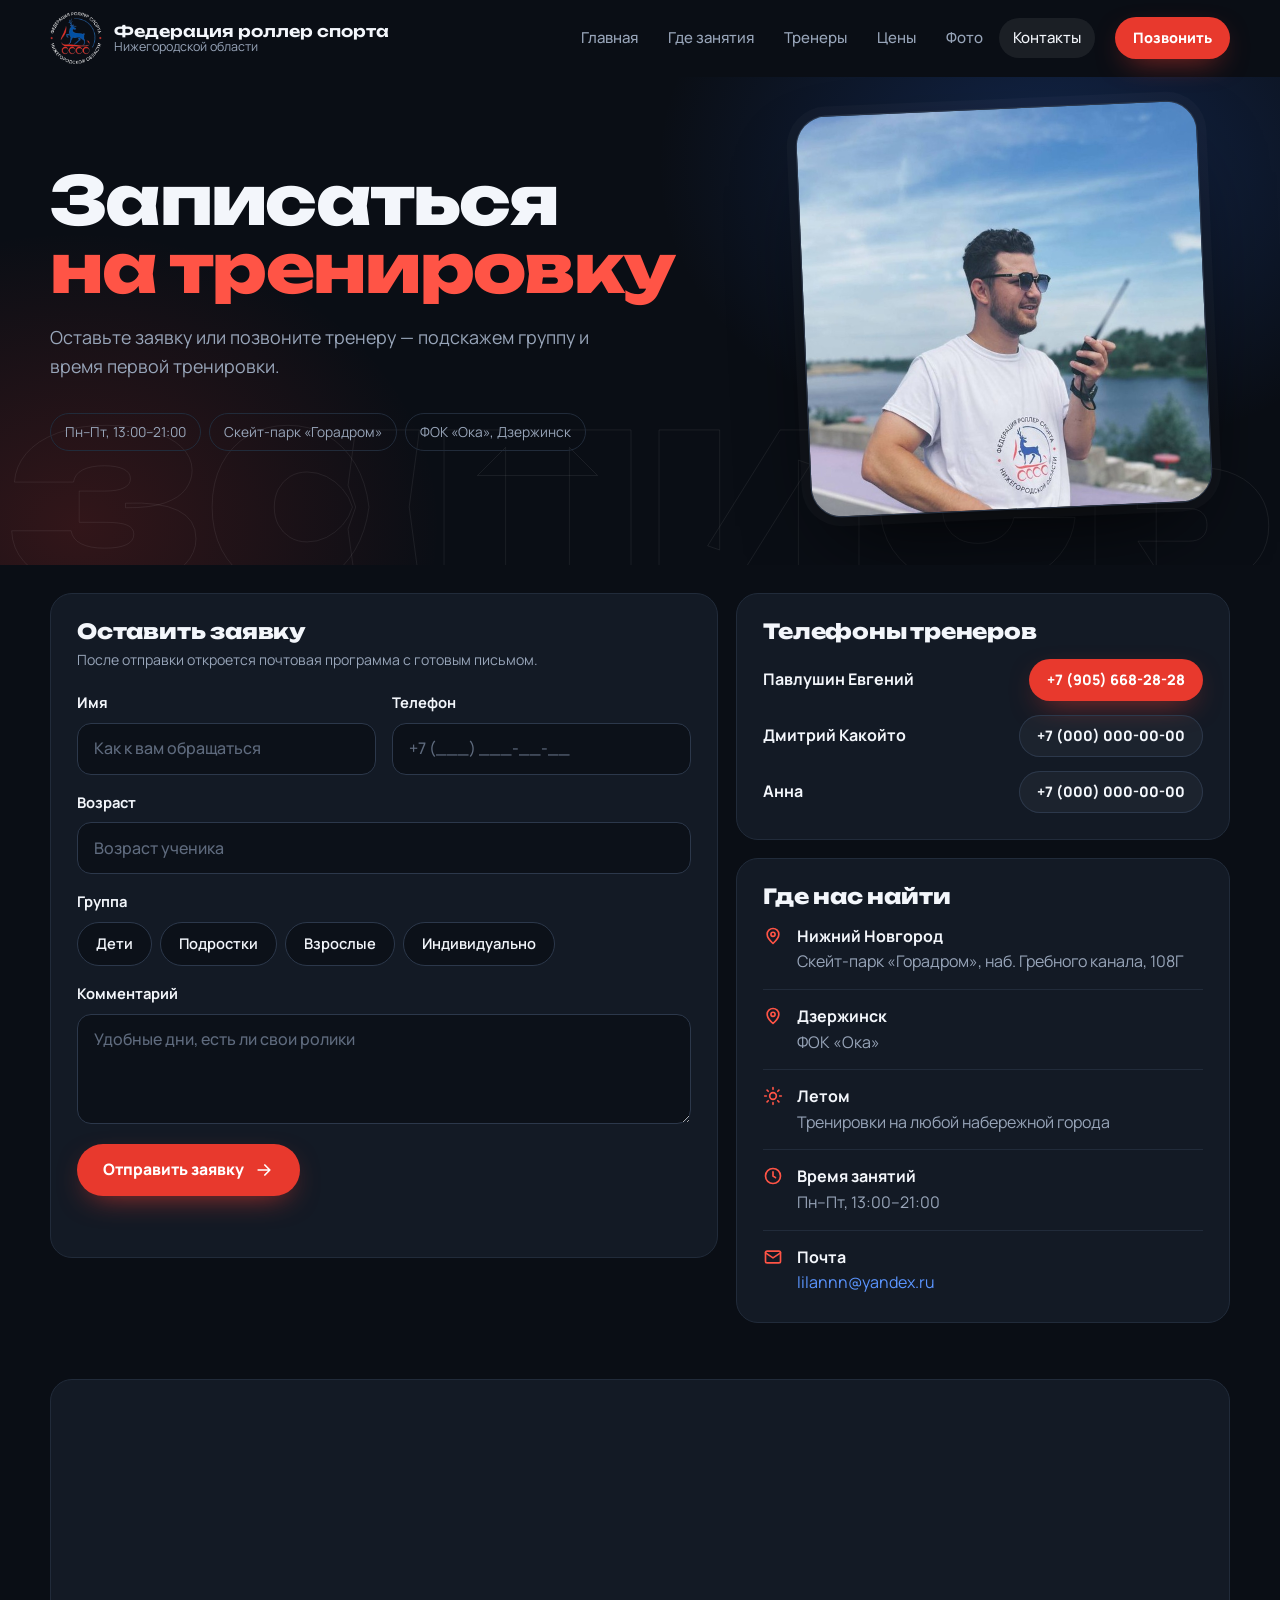
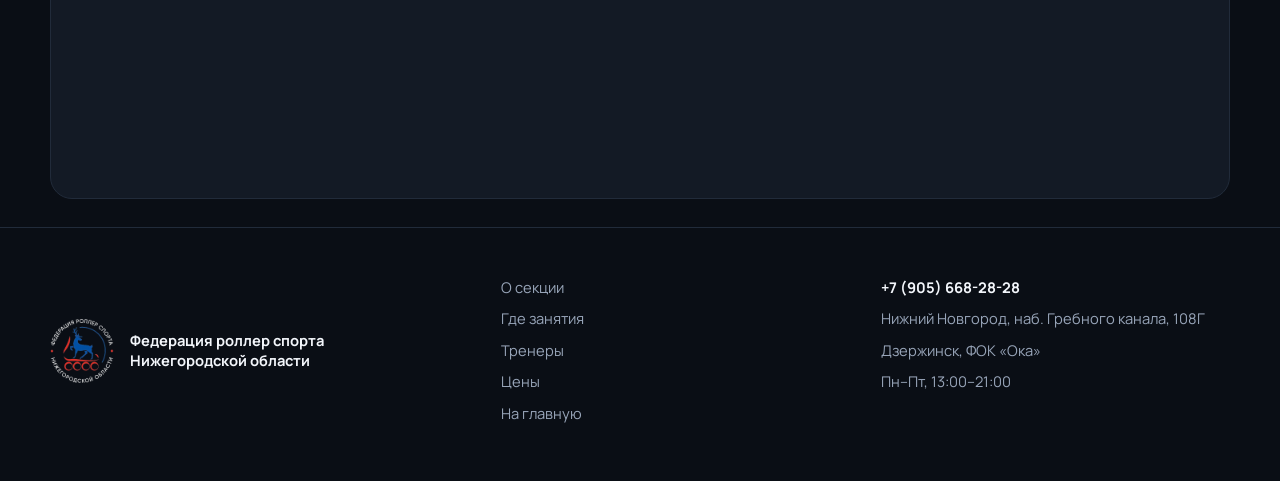
<file: contact.html>
<!DOCTYPE html>
<html lang="ru">
<head>
    <meta charset="UTF-8">
    <meta name="viewport" content="width=device-width, initial-scale=1.0">
    <title>Контакты — Федерация роллер спорта Нижегородской области</title>
    <meta name="description" content="Запись на тренировки Федерации роллер спорта Нижегородской области: заявка, телефоны тренеров, адреса площадок и карта.">
    <meta name="theme-color" content="#0a0e15">
    <link rel="icon" href="assets/images/logo1.png">
    <link rel="preconnect" href="https://fonts.googleapis.com">
    <link rel="preconnect" href="https://fonts.gstatic.com" crossorigin>
    <link rel="stylesheet" href="https://fonts.googleapis.com/css2?family=Manrope:wght@400;500;700;800&family=Unbounded:wght@600;800&display=swap">
    <link rel="stylesheet" href="css/style.css">
    <script>document.documentElement.classList.add("js");</script>
</head>
<body>
    <header class="site-header" data-header>
        <div class="wrap header-inner">
            <a class="brand" href="index.html" aria-label="На главную">
                <img src="assets/images/logo-light.png" alt="Федерация роллер спорта Нижегородской области" width="52" height="52">
                <span class="brand-text">
                    <span class="brand-name">Федерация роллер спорта</span>
                    <span class="brand-sub">Нижегородской области</span>
                </span>
            </a>
            <nav class="nav" id="site-nav">
                <a href="index.html">Главная</a>
                <a href="index.html#place">Где занятия</a>
                <a href="index.html#coaches">Тренеры</a>
                <a href="index.html#prices">Цены</a>
                <a href="index.html#media">Фото</a>
                <a class="active" href="contact.html">Контакты</a>
            </nav>
            <a class="btn btn-sm header-cta" href="tel:+79056682828">Позвонить</a>
            <button class="burger" type="button" aria-label="Меню" aria-expanded="false" aria-controls="site-nav" data-burger>
                <span></span><span></span>
            </button>
        </div>
    </header>

    <main>
        <section class="hero hero-page">
            <div class="hero-bg-word" aria-hidden="true">запись</div>
            <div class="wrap hero-grid">
                <div class="hero-text">
                    <h1 data-reveal style="--i:1">Записаться <em>на&nbsp;тренировку</em></h1>
                    <p class="lead" data-reveal style="--i:2">
                        Оставьте заявку или позвоните тренеру — подскажем группу
                        и время первой тренировки.
                    </p>
                    <ul class="hero-facts" data-reveal style="--i:3">
                        <li>Пн–Пт, 13:00–21:00</li>
                        <li>Скейт-парк «Горадром»</li>
                        <li>ФОК «Ока», Дзержинск</li>
                    </ul>
                </div>
                <div class="page-photo-wrap" data-reveal style="--i:2">
                    <div class="page-photo">
                        <img src="assets/images/1beec65c-766d-4bf1-a9e1-2bc801464bb8.jpg" alt="Команда секции">
                    </div>
                </div>
            </div>
        </section>

        <section class="section section-tight">
            <div class="wrap">
                <div class="contact-grid">
                    <article class="card form-card" data-reveal>
                        <h2>Оставить заявку</h2>
                        <p class="form-note">После отправки откроется почтовая программа с готовым письмом.</p>
                        <form class="form" data-signup-form data-email="lilannn@yandex.ru">
                            <div class="form-row">
                                <label>
                                    Имя
                                    <input name="name" type="text" placeholder="Как к вам обращаться" autocomplete="name" required>
                                </label>
                                <label>
                                    Телефон
                                    <input name="phone" type="tel" placeholder="+7 (___) ___-__-__" autocomplete="tel" required>
                                </label>
                            </div>
                            <label>
                                Возраст
                                <input name="age" type="number" min="3" max="80" placeholder="Возраст ученика" inputmode="numeric">
                            </label>
                            <fieldset class="group-pick">
                                <legend>Группа</legend>
                                <label class="pill"><input type="radio" name="group" value="Дети" required><span>Дети</span></label>
                                <label class="pill"><input type="radio" name="group" value="Подростки"><span>Подростки</span></label>
                                <label class="pill"><input type="radio" name="group" value="Взрослые"><span>Взрослые</span></label>
                                <label class="pill"><input type="radio" name="group" value="Индивидуально"><span>Индивидуально</span></label>
                            </fieldset>
                            <label>
                                Комментарий
                                <textarea name="comment" placeholder="Удобные дни, есть ли свои ролики"></textarea>
                            </label>
                            <button class="btn" type="submit">
                                Отправить заявку
                                <svg class="icon" viewBox="0 0 24 24" aria-hidden="true"><path d="M5 12h14M13 6l6 6-6 6"/></svg>
                            </button>
                            <p class="form-status" data-form-status role="status"></p>
                        </form>
                    </article>

                    <div class="stack">
                        <article class="card" data-reveal style="--i:1">
                            <h2>Телефоны тренеров</h2>
                            <ul class="phone-list">
                                <li>
                                    <span>Павлушин Евгений</span>
                                    <a class="btn btn-sm" href="tel:+79056682828">+7 (905) 668-28-28</a>
                                </li>
                                <li>
                                    <span>Дмитрий Какойто</span>
                                    <a class="btn btn-sm btn-ghost" href="tel:+70000000000">+7 (000) 000-00-00</a>
                                </li>
                                <li>
                                    <span>Анна</span>
                                    <!-- Заглушка: заменить на номер Анны и в href, и в тексте -->
                                    <a class="btn btn-sm btn-ghost" href="tel:+70000000000">+7 (000) 000-00-00</a>
                                </li>
                            </ul>
                        </article>

                        <article class="card" data-reveal style="--i:2">
                            <h2>Где нас найти</h2>
                            <ul class="info-list">
                                <li>
                                    <svg class="icon" viewBox="0 0 24 24" aria-hidden="true"><path d="M12 21s-7-6.2-7-11a7 7 0 0 1 14 0c0 4.8-7 11-7 11z"/><circle cx="12" cy="10" r="2.5"/></svg>
                                    <div><strong>Нижний Новгород</strong>Скейт-парк «Горадром», наб. Гребного канала, 108Г</div>
                                </li>
                                <li>
                                    <svg class="icon" viewBox="0 0 24 24" aria-hidden="true"><path d="M12 21s-7-6.2-7-11a7 7 0 0 1 14 0c0 4.8-7 11-7 11z"/><circle cx="12" cy="10" r="2.5"/></svg>
                                    <div><strong>Дзержинск</strong>ФОК «Ока»</div>
                                </li>
                                <li>
                                    <svg class="icon" viewBox="0 0 24 24" aria-hidden="true"><circle cx="12" cy="12" r="4"/><path d="M12 2v2M12 20v2M4.9 4.9l1.4 1.4M17.7 17.7l1.4 1.4M2 12h2M20 12h2M4.9 19.1l1.4-1.4M17.7 6.3l1.4-1.4"/></svg>
                                    <div><strong>Летом</strong>Тренировки на любой набережной города</div>
                                </li>
                                <li>
                                    <svg class="icon" viewBox="0 0 24 24" aria-hidden="true"><circle cx="12" cy="12" r="9"/><path d="M12 7v5l3 2"/></svg>
                                    <div><strong>Время занятий</strong>Пн–Пт, 13:00–21:00</div>
                                </li>
                                <li>
                                    <svg class="icon" viewBox="0 0 24 24" aria-hidden="true"><rect x="3" y="5" width="18" height="14" rx="2"/><path d="M3 7l9 6 9-6"/></svg>
                                    <div><strong>Почта</strong><a href="mailto:lilannn@yandex.ru">lilannn@yandex.ru</a></div>
                                </li>
                            </ul>
                        </article>
                    </div>
                </div>
            </div>
        </section>

        <section class="section section-tight">
            <div class="wrap">
                <div class="map-frame" data-reveal>
                    <iframe
                        src="https://yandex.ru/map-widget/v1/?text=%D0%9D%D0%B8%D0%B6%D0%BD%D0%B8%D0%B9%20%D0%9D%D0%BE%D0%B2%D0%B3%D0%BE%D1%80%D0%BE%D0%B4%2C%20%D0%BD%D0%B0%D0%B1%D0%B5%D1%80%D0%B5%D0%B6%D0%BD%D0%B0%D1%8F%20%D0%93%D1%80%D0%B5%D0%B1%D0%BD%D0%BE%D0%B3%D0%BE%20%D0%BA%D0%B0%D0%BD%D0%B0%D0%BB%D0%B0%2C%20108%D0%93&amp;z=15"
                        title="Карта: набережная Гребного канала, 108Г"
                        loading="lazy"
                        allowfullscreen></iframe>
                </div>
            </div>
        </section>
    </main>

    <footer class="site-footer">
        <div class="wrap footer-inner">
            <div class="footer-brand">
                <img src="assets/images/logo-light.png" alt="" width="64" height="64" loading="lazy">
                <p>Федерация роллер спорта<br>Нижегородской области</p>
            </div>
            <nav class="footer-nav" aria-label="Разделы">
                <a href="index.html#about">О секции</a>
                <a href="index.html#place">Где занятия</a>
                <a href="index.html#coaches">Тренеры</a>
                <a href="index.html#prices">Цены</a>
                <a href="index.html">На главную</a>
            </nav>
            <div class="footer-contacts">
                <a href="tel:+79056682828">+7 (905) 668-28-28</a>
                <span>Нижний Новгород, наб. Гребного канала, 108Г</span>
                <span>Дзержинск, ФОК «Ока»</span>
                <span>Пн–Пт, 13:00–21:00</span>
            </div>
        </div>
    </footer>

    <script src="js/main.js"></script>
</body>
</html>
</file>
<file: css/style.css>
/* Цвета взяты из логотипа федерации: красный и синий на тёмном фоне */
:root {
    --bg: #0a0e15;
    --bg-alt: #0d121b;
    --card: #131a25;
    --card-2: #182130;
    --line: #212b3a;
    --line-2: #2c384b;
    --text: #f3f6fb;
    --muted: #98a5b9;
    --red: #e8392d;
    --red-2: #ff5446;
    --blue: #2a64d4;
    --blue-2: #5b95ff;
    --ok: #57d9a3;
    --danger: #ff6b6b;
    --radius: 22px;
    --radius-sm: 14px;
    --ease-out: cubic-bezier(0.22, 1, 0.36, 1);
    --font-display: "Unbounded", "Arial Black", Arial, sans-serif;
    --font-body: "Manrope", Arial, Helvetica, sans-serif;
}

*,
*::before,
*::after {
    box-sizing: border-box;
    margin: 0;
    padding: 0;
}

html {
    scroll-behavior: smooth;
    scroll-padding-top: 88px;
    -webkit-text-size-adjust: 100%;
}

body {
    font-family: var(--font-body);
    font-size: 1rem;
    background: var(--bg);
    color: var(--text);
    line-height: 1.6;
    min-height: 100vh;
    overflow-x: hidden;
    -webkit-tap-highlight-color: transparent;
}

::selection {
    background: var(--red);
    color: #fff;
}

img,
video {
    max-width: 100%;
    display: block;
}

a {
    color: var(--blue-2);
    text-decoration: none;
}

button {
    font: inherit;
    color: inherit;
}

:focus-visible {
    outline: 2px solid var(--blue-2);
    outline-offset: 3px;
}

.icon {
    width: 20px;
    height: 20px;
    flex: none;
    fill: none;
    stroke: currentColor;
    stroke-width: 2;
    stroke-linecap: round;
    stroke-linejoin: round;
}

.wrap {
    width: min(1180px, calc(100% - 32px));
    margin: 0 auto;
}

h1,
h2,
h3 {
    font-family: var(--font-display);
    line-height: 1.1;
    letter-spacing: -0.01em;
    text-wrap: balance;
}

h1 {
    font-weight: 800;
    font-size: clamp(2.2rem, 5.2vw, 4.4rem);
    line-height: 1.02;
    letter-spacing: -0.025em;
    margin-bottom: 20px;
    hyphens: manual;
}

h1 em {
    font-style: normal;
    color: var(--red-2);
}

/* «Нижегородской области» — второй строкой мельче, иначе длинное слово не влезает на телефоне */
.h1-sub {
    display: block;
    margin-top: 0.35em;
    font-size: 0.42em;
    font-weight: 600;
    letter-spacing: 0;
    color: var(--text);
}

h2 {
    font-weight: 800;
    font-size: clamp(1.7rem, 3.4vw, 2.6rem);
}

h3 {
    font-weight: 600;
    font-size: 1.15rem;
}

/* ---------- Кнопки ---------- */

.btn {
    display: inline-flex;
    align-items: center;
    justify-content: center;
    gap: 10px;
    min-height: 52px;
    padding: 0 26px;
    border: 0;
    border-radius: 999px;
    background: var(--red);
    color: #fff;
    font-weight: 800;
    font-size: 0.98rem;
    cursor: pointer;
    white-space: nowrap;
    transition: background-color 0.2s, transform 0.16s var(--ease-out), box-shadow 0.2s;
    box-shadow: 0 10px 30px -12px rgba(232, 57, 45, 0.8);
}

.btn:active {
    transform: scale(0.97);
}

.btn-sm {
    min-height: 42px;
    padding: 0 18px;
    font-size: 0.9rem;
}

.btn-ghost {
    background: rgba(255, 255, 255, 0.04);
    color: var(--text);
    box-shadow: inset 0 0 0 1px var(--line-2);
}

.round-btn {
    display: grid;
    place-items: center;
    width: 44px;
    height: 44px;
    border: 0;
    border-radius: 50%;
    background: rgba(10, 14, 21, 0.55);
    -webkit-backdrop-filter: blur(10px);
    backdrop-filter: blur(10px);
    color: #fff;
    cursor: pointer;
    box-shadow: inset 0 0 0 1px rgba(255, 255, 255, 0.14);
    transition: background-color 0.2s, transform 0.16s var(--ease-out);
}

.round-btn:active {
    transform: scale(0.94);
}

.link-arrow {
    display: inline-flex;
    align-items: center;
    gap: 8px;
    font-weight: 700;
    color: var(--text);
}

.link-arrow .icon {
    width: 18px;
    height: 18px;
    color: var(--red-2);
    transition: transform 0.25s var(--ease-out);
}

@media (hover: hover) and (pointer: fine) {
    .btn:hover {
        background: var(--red-2);
    }

    .btn-ghost:hover {
        background: rgba(255, 255, 255, 0.09);
    }

    .round-btn:hover {
        background: rgba(10, 14, 21, 0.8);
    }

    .link-arrow:hover .icon {
        transform: translateX(4px);
    }
}

/* ---------- Шапка ---------- */

.site-header {
    position: sticky;
    top: 0;
    z-index: 50;
    border-bottom: 1px solid transparent;
    transition: background-color 0.3s, border-color 0.3s;
}

.site-header.is-scrolled,
.site-header.nav-open {
    background: rgba(10, 14, 21, 0.85);
    -webkit-backdrop-filter: blur(14px);
    backdrop-filter: blur(14px);
    border-color: var(--line);
}

.header-inner {
    display: flex;
    align-items: center;
    gap: 20px;
    min-height: 76px;
}

/* Светлая версия логотипа (logo-light.png) стоит прямо на тёмном фоне, без подложки */
.brand {
    display: flex;
    align-items: center;
    gap: 12px;
    color: var(--text);
    margin-right: auto;
}

.brand img {
    width: 52px;
    height: 52px;
}

.brand-text {
    display: grid;
    line-height: 1.15;
}

.brand-name {
    font-family: var(--font-display);
    font-weight: 600;
    font-size: 0.98rem;
}

.brand-sub {
    font-size: 0.78rem;
    color: var(--muted);
}

.nav {
    display: flex;
    gap: 2px;
}

.nav a {
    padding: 8px 14px;
    border-radius: 999px;
    color: var(--muted);
    font-weight: 500;
    font-size: 0.94rem;
    transition: color 0.2s, background-color 0.2s;
}

.nav a.active {
    color: var(--text);
    background: rgba(255, 255, 255, 0.07);
}

@media (hover: hover) and (pointer: fine) {
    .nav a:hover {
        color: var(--text);
        background: rgba(255, 255, 255, 0.05);
    }
}

.burger {
    display: none;
    width: 44px;
    height: 44px;
    border: 0;
    border-radius: 50%;
    background: rgba(255, 255, 255, 0.06);
    cursor: pointer;
    position: relative;
}

.burger span {
    position: absolute;
    left: 13px;
    right: 13px;
    height: 2px;
    border-radius: 2px;
    background: var(--text);
    transition: transform 0.25s var(--ease-out);
}

.burger span:first-child {
    transform: translateY(-4px);
}

.burger span:last-child {
    transform: translateY(4px);
}

.nav-open .burger span:first-child {
    transform: rotate(45deg);
}

.nav-open .burger span:last-child {
    transform: rotate(-45deg);
}

/* ---------- Первый экран ---------- */

.hero {
    position: relative;
    overflow: hidden;
    padding: 32px 0 88px;
}

.hero::before {
    content: "";
    position: absolute;
    inset: 0;
    background:
        radial-gradient(560px 420px at 82% 18%, rgba(42, 100, 212, 0.28), transparent 70%),
        radial-gradient(520px 420px at 6% 92%, rgba(232, 57, 45, 0.18), transparent 70%);
    pointer-events: none;
}

.hero-bg-word {
    position: absolute;
    left: 50%;
    bottom: -0.2em;
    transform: translateX(-50%);
    font-family: var(--font-display);
    font-weight: 800;
    font-size: clamp(6rem, 21vw, 19rem);
    line-height: 1;
    color: transparent;
    -webkit-text-stroke: 1px rgba(255, 255, 255, 0.07);
    white-space: nowrap;
    pointer-events: none;
    user-select: none;
}

.hero-grid {
    position: relative;
    display: grid;
    grid-template-columns: 1.2fr 0.8fr;
    gap: 48px;
    align-items: center;
}

.eyebrow {
    display: inline-flex;
    align-items: center;
    gap: 10px;
    margin-bottom: 22px;
    padding: 7px 14px 7px 12px;
    border-radius: 999px;
    background: rgba(255, 255, 255, 0.05);
    box-shadow: inset 0 0 0 1px var(--line-2);
    color: var(--muted);
    font-size: 0.85rem;
    font-weight: 500;
}

.live-dot {
    width: 8px;
    height: 8px;
    border-radius: 50%;
    background: var(--red-2);
    box-shadow: 0 0 0 0 rgba(255, 84, 70, 0.6);
    animation: pulse 2.4s ease-out infinite;
}

@keyframes pulse {
    0% { box-shadow: 0 0 0 0 rgba(255, 84, 70, 0.55); }
    70%, 100% { box-shadow: 0 0 0 10px rgba(255, 84, 70, 0); }
}

.lead {
    color: var(--muted);
    font-size: 1.12rem;
    max-width: 52ch;
}

.hero-actions {
    display: flex;
    gap: 12px;
    flex-wrap: wrap;
    margin-top: 30px;
}

.hero-facts {
    list-style: none;
    display: flex;
    flex-wrap: wrap;
    gap: 8px;
    margin-top: 32px;
}

.hero-facts li {
    padding: 7px 14px;
    border-radius: 999px;
    border: 1px solid var(--line);
    color: var(--muted);
    font-size: 0.86rem;
}

.hero-media {
    position: relative;
    justify-self: center;
    width: min(100%, 340px);
}

.video-frame {
    position: relative;
    aspect-ratio: 9 / 16;
    border-radius: 30px;
    overflow: hidden;
    background: var(--card);
    transform: rotate(2.5deg);
    box-shadow:
        0 0 0 1px var(--line-2),
        0 0 0 10px rgba(255, 255, 255, 0.025),
        0 40px 90px -30px rgba(0, 0, 0, 0.9),
        0 20px 60px -30px rgba(42, 100, 212, 0.6);
}

.video-frame video {
    width: 100%;
    height: 100%;
    object-fit: cover;
}

.video-ctrl {
    position: absolute;
    right: 14px;
    bottom: 14px;
    display: flex;
    gap: 8px;
}

.icon-play,
.icon-sound,
.is-paused .icon-pause,
.has-sound .icon-muted {
    display: none;
}

.is-paused .icon-play,
.has-sound .icon-sound {
    display: block;
}

/* Круглый бейдж с текстом по кругу — перекличка с логотипом */
.spin-badge {
    position: absolute;
    left: -64px;
    bottom: 56px;
    width: 128px;
    height: 128px;
    display: grid;
    place-items: center;
    border-radius: 50%;
    background: var(--red);
    color: #fff;
    box-shadow: 0 18px 40px -14px rgba(232, 57, 45, 0.9);
    transition: transform 0.3s var(--ease-out);
}

.spin-badge-ring {
    position: absolute;
    inset: 0;
    width: 100%;
    height: 100%;
    animation: spin 18s linear infinite;
}

.spin-badge-ring text {
    fill: #fff;
    font-family: var(--font-display);
    font-weight: 600;
    font-size: 10.5px;
    text-transform: uppercase;
}

.spin-badge-wheels {
    width: 50px;
    fill: none;
    stroke: #fff;
    stroke-width: 1.8;
}

@keyframes spin {
    to { transform: rotate(360deg); }
}

@media (hover: hover) and (pointer: fine) {
    .spin-badge:hover {
        transform: scale(1.06);
    }
}

/* ---------- Бегущие ленты ---------- */

.tickers {
    position: relative;
    z-index: 2;
    height: 150px;
    margin-top: -40px;
    overflow: hidden;
}

.ticker {
    position: absolute;
    left: -5%;
    width: 110%;
    top: 50%;
    padding: 14px 0;
    overflow: hidden;
}

.ticker-red {
    background: var(--red);
    transform: translateY(-50%) rotate(-2.5deg);
    box-shadow: 0 20px 40px -20px rgba(0, 0, 0, 0.8);
}

.ticker-blue {
    background: var(--blue);
    transform: translateY(-50%) rotate(2deg);
}

.ticker-track {
    display: flex;
    width: max-content;
    animation: ticker 38s linear infinite;
}

.ticker-blue .ticker-track {
    animation-direction: reverse;
    animation-duration: 46s;
}

.ticker-group {
    display: flex;
}

.ticker span {
    display: inline-flex;
    align-items: center;
    font-family: var(--font-display);
    font-weight: 800;
    font-size: clamp(1rem, 2vw, 1.35rem);
    text-transform: uppercase;
    letter-spacing: 0.02em;
    color: #fff;
    white-space: nowrap;
}

.ticker span::after {
    content: "";
    width: 12px;
    height: 12px;
    margin: 0 28px;
    border: 2.5px solid currentColor;
    border-radius: 50%;
    opacity: 0.7;
}

@keyframes ticker {
    to { transform: translateX(-50%); }
}

/* ---------- Секции ---------- */

.section {
    padding: 88px 0;
}

.section-tight {
    padding: 28px 0;
}

.section-alt {
    background: var(--bg-alt);
    border-block: 1px solid var(--line);
}

.section-head {
    display: flex;
    justify-content: space-between;
    align-items: flex-end;
    gap: 24px 48px;
    margin-bottom: 40px;
}

.section-head p {
    color: var(--muted);
    max-width: 40ch;
}

.section-num {
    display: inline-block;
    margin-bottom: 12px;
    font-family: var(--font-display);
    font-weight: 600;
    font-size: 0.85rem;
    color: var(--red-2);
}

.section-num::after {
    content: "";
    display: inline-block;
    width: 32px;
    height: 2px;
    margin-left: 10px;
    vertical-align: middle;
    background: currentColor;
}

.grid-3,
.grid-2 {
    display: grid;
    gap: 18px;
}

.grid-3 {
    grid-template-columns: repeat(3, 1fr);
}

.grid-2 {
    grid-template-columns: 1fr 1fr;
}

.card {
    background: var(--card);
    border: 1px solid var(--line);
    border-radius: var(--radius);
    padding: 26px;
}

.card h2 {
    font-size: 1.3rem;
    margin-bottom: 16px;
}

.stack {
    display: grid;
    gap: 18px;
    align-content: start;
}

/* Счётчики */
.stats {
    display: grid;
    grid-template-columns: repeat(4, 1fr);
    margin-bottom: 40px;
    border: 1px solid var(--line);
    border-radius: var(--radius);
    background: var(--card);
    overflow: hidden;
}

.stat {
    padding: 26px 24px;
    border-left: 1px solid var(--line);
}

.stat:first-child {
    border-left: 0;
}

.stat dt {
    display: flex;
    align-items: baseline;
    gap: 8px;
    font-family: var(--font-display);
    font-weight: 800;
    font-size: clamp(2.4rem, 4vw, 3.4rem);
    line-height: 1;
    color: var(--text);
    font-variant-numeric: tabular-nums;
}

.stat:nth-child(odd) dt span {
    color: var(--red-2);
}

.stat:nth-child(even) dt span {
    color: var(--blue-2);
}

.stat dt small {
    font-size: 1rem;
    font-weight: 600;
}

.stat dd {
    margin-top: 10px;
    color: var(--muted);
    font-size: 0.92rem;
}

/* Карточки «О секции» */
.feature {
    background: var(--card);
    border: 1px solid var(--line);
    border-radius: var(--radius);
    padding: 10px 10px 24px;
}

.feature h3,
.feature p {
    padding: 0 14px;
}

.feature h3 {
    margin: 20px 0 8px;
    font-size: 1.25rem;
}

.feature p {
    color: var(--muted);
}

.feature-photo {
    position: relative;
    aspect-ratio: 4 / 3;
    border-radius: 16px;
    overflow: hidden;
    background: var(--card-2);
}

.feature-photo img,
.coach-photo img,
.place-photo img,
.bento-item img,
.page-photo img {
    width: 100%;
    height: 100%;
    object-fit: cover;
    transition: transform 0.7s var(--ease-out);
}

.chip {
    position: absolute;
    left: 12px;
    top: 12px;
    padding: 5px 12px;
    border-radius: 999px;
    background: rgba(10, 14, 21, 0.7);
    -webkit-backdrop-filter: blur(8px);
    backdrop-filter: blur(8px);
    font-size: 0.8rem;
    font-weight: 700;
}

@media (hover: hover) and (pointer: fine) {
    .feature:hover .feature-photo img,
    .coach:hover .coach-photo img,
    .place-photo:hover img,
    .bento-item:hover img {
        transform: scale(1.05);
    }
}

/* Где занятия */
.place {
    display: grid;
    grid-template-columns: 0.9fr 1.1fr;
    gap: 18px;
}

.place-card {
    display: flex;
    flex-direction: column;
    gap: 24px;
}

.place-actions {
    display: flex;
    flex-wrap: wrap;
    gap: 10px;
    margin-top: auto;
}

.info-list {
    list-style: none;
}

.info-list li {
    display: flex;
    gap: 14px;
    padding: 14px 0;
    border-bottom: 1px solid var(--line);
    color: var(--muted);
}

.info-list li:first-child {
    padding-top: 0;
}

.info-list li:last-child {
    border-bottom: 0;
    padding-bottom: 0;
}

.info-list .icon {
    margin-top: 2px;
    color: var(--red-2);
}

.info-list strong {
    display: block;
    color: var(--text);
    font-weight: 700;
}

.place-photo {
    position: relative;
    min-height: 360px;
    border-radius: var(--radius);
    overflow: hidden;
    background: var(--card);
}

.place-photo img {
    position: absolute;
    inset: 0;
}

.place-photo figcaption {
    position: absolute;
    left: 0;
    right: 0;
    bottom: 0;
    padding: 60px 24px 22px;
    background: linear-gradient(transparent, rgba(5, 8, 13, 0.85));
    font-family: var(--font-display);
    font-weight: 600;
    font-size: 1.15rem;
}

/* Тренеры */
.coach {
    display: flex;
    flex-direction: column;
    background: var(--card);
    border: 1px solid var(--line);
    border-radius: var(--radius);
    padding: 10px;
}

.coach-photo {
    aspect-ratio: 1;
    border-radius: 16px;
    overflow: hidden;
    background: var(--card-2);
}

.coach-photo-empty {
    display: grid;
    place-items: center;
    background:
        radial-gradient(70% 70% at 30% 20%, rgba(42, 100, 212, 0.45), transparent 70%),
        radial-gradient(60% 60% at 80% 90%, rgba(232, 57, 45, 0.35), transparent 70%),
        var(--card-2);
    font-family: var(--font-display);
    font-weight: 800;
    font-size: 7rem;
    color: rgba(255, 255, 255, 0.9);
}

.coach-body {
    flex: 1;
    display: flex;
    flex-direction: column;
    padding: 18px 14px 14px;
}

.coach-body h3 {
    font-size: 1.3rem;
}

.coach-groups {
    margin: 8px 0 20px;
    color: var(--muted);
}

.coach-exp {
    margin: 0 0 20px;
    color: var(--muted);
    font-size: 0.95rem;
}

.coach-exp span {
    display: block;
    font-family: var(--font-display);
    font-weight: 800;
    font-size: 3.4rem;
    line-height: 1;
    color: var(--text);
}

/* Кнопка прижата к низу, чтобы в ряду карточек разной высоты кнопки стояли на одной линии */
.coach-body .btn {
    align-self: flex-start;
    margin-top: auto;
}

/* Цены */
.price-card {
    position: relative;
    display: flex;
    flex-direction: column;
    gap: 8px;
    padding: 28px 26px;
    background: var(--card);
    border: 1px solid var(--line);
    border-radius: var(--radius);
    overflow: hidden;
}

.price-card p {
    color: var(--muted);
}

.price-card .price {
    margin: 18px 0 20px;
    font-family: var(--font-display);
    font-weight: 600;
    font-size: 1.5rem;
    color: var(--text);
}

.price-card .link-arrow {
    margin-top: auto;
}

.price-tag {
    display: grid;
    place-items: center;
    width: 56px;
    height: 56px;
    margin-bottom: 16px;
    border-radius: 50%;
    border: 2px solid var(--line-2);
    font-family: var(--font-display);
    font-weight: 800;
    font-size: 1rem;
}

.price-card-accent {
    background:
        radial-gradient(380px 240px at 100% 0%, rgba(232, 57, 45, 0.28), transparent 70%),
        var(--card);
    border-color: rgba(232, 57, 45, 0.45);
}

.price-card-accent .price-tag {
    border-color: var(--red);
    color: var(--red-2);
}

/* Галерея */
.bento {
    display: grid;
    grid-template-columns: repeat(3, 1fr);
    grid-auto-rows: 260px;
    gap: 14px;
}

.bento-item {
    position: relative;
    padding: 0;
    border: 0;
    border-radius: var(--radius);
    overflow: hidden;
    background: var(--card);
    cursor: zoom-in;
    text-align: left;
}

.bento-wide {
    grid-column: span 2;
}

.bento-tall {
    grid-row: span 2;
}

.bento-caption {
    position: absolute;
    left: 0;
    right: 0;
    bottom: 0;
    padding: 48px 18px 16px;
    background: linear-gradient(transparent, rgba(5, 8, 13, 0.85));
    font-weight: 700;
    font-size: 0.92rem;
    opacity: 0;
    transform: translateY(6px);
    transition: opacity 0.3s, transform 0.3s var(--ease-out);
}

@media (hover: hover) and (pointer: fine) {
    .bento-item:hover .bento-caption {
        opacity: 1;
        transform: none;
    }
}

@media (hover: none) {
    .bento-caption {
        opacity: 1;
        transform: none;
    }
}

/* Просмотр фото */
.lightbox {
    width: 100%;
    height: 100%;
    max-width: none;
    max-height: none;
    border: 0;
    padding: 24px 72px;
    background: transparent;
    color: var(--text);
    overflow: hidden;
}

.lightbox[open] {
    display: grid;
    place-items: center;
    animation: fade-in 0.25s ease-out;
}

.lightbox::backdrop {
    background: rgba(4, 6, 10, 0.92);
}

.lightbox figure {
    display: grid;
    justify-items: center;
    gap: 14px;
    max-height: 100%;
}

.lightbox img {
    max-width: 100%;
    max-height: calc(100vh - 120px);
    max-height: calc(100dvh - 120px);
    border-radius: 16px;
    object-fit: contain;
    animation: zoom-in 0.3s var(--ease-out);
}

.lightbox figcaption {
    color: var(--muted);
    text-align: center;
}

.lightbox-close {
    position: absolute;
    top: 18px;
    right: 18px;
}

.lightbox-prev,
.lightbox-next {
    position: absolute;
    top: 50%;
    transform: translateY(-50%);
}

.lightbox-prev {
    left: 14px;
}

.lightbox-next {
    right: 14px;
}

.lightbox-prev:active,
.lightbox-next:active {
    transform: translateY(-50%) scale(0.94);
}

@keyframes fade-in {
    from { opacity: 0; }
}

@keyframes zoom-in {
    from { transform: scale(0.96); }
}

/* Призыв с логотипом */
.section-cta {
    padding-top: 0;
}

.cta {
    position: relative;
    display: grid;
    grid-template-columns: 1fr auto;
    align-items: center;
    gap: 40px;
    padding: 56px;
    border-radius: 32px;
    border: 1px solid var(--line-2);
    background:
        radial-gradient(520px 360px at 92% 50%, rgba(42, 100, 212, 0.35), transparent 70%),
        radial-gradient(420px 300px at 0% 100%, rgba(232, 57, 45, 0.22), transparent 70%),
        var(--card);
    overflow: hidden;
}

.cta h2 {
    font-size: clamp(1.8rem, 3.6vw, 2.8rem);
    margin-bottom: 14px;
}

.cta p {
    color: var(--muted);
    max-width: 46ch;
}

.cta-logo {
    width: 240px;
    height: 240px;
    filter: drop-shadow(0 20px 40px rgba(0, 0, 0, 0.5));
}

/* ---------- Подвал ---------- */

.site-footer {
    border-top: 1px solid var(--line);
    padding: 48px 0 56px;
    color: var(--muted);
    font-size: 0.92rem;
}

.footer-inner {
    display: grid;
    grid-template-columns: 1.2fr 1fr 1fr;
    gap: 32px;
}

.footer-brand {
    display: flex;
    align-items: center;
    gap: 16px;
}

.footer-brand img {
    width: 64px;
    height: 64px;
}

.footer-brand p {
    color: var(--text);
    font-weight: 700;
    line-height: 1.35;
}

.footer-nav,
.footer-contacts {
    display: grid;
    gap: 8px;
    align-content: start;
}

.footer-nav a {
    color: var(--muted);
}

.footer-contacts a {
    color: var(--text);
    font-weight: 700;
}

@media (hover: hover) and (pointer: fine) {
    .footer-nav a:hover {
        color: var(--text);
    }
}

/* ---------- Страница записи ---------- */

.hero-page {
    padding-bottom: 56px;
}

.page-photo-wrap {
    width: min(100%, 400px);
    justify-self: center;
}

.page-photo {
    aspect-ratio: 1;
    border-radius: 30px;
    overflow: hidden;
    transform: rotate(-2.5deg);
    box-shadow:
        0 0 0 1px var(--line-2),
        0 0 0 10px rgba(255, 255, 255, 0.025),
        0 40px 90px -30px rgba(0, 0, 0, 0.9);
}

.contact-grid {
    display: grid;
    grid-template-columns: 1.15fr 0.85fr;
    gap: 18px;
    align-items: start;
}

.form-card h2 {
    margin-bottom: 6px;
}

.form {
    display: grid;
    gap: 16px;
}

.form-row {
    display: grid;
    grid-template-columns: 1fr 1fr;
    gap: 16px;
}

.form label,
.group-pick legend {
    display: grid;
    gap: 8px;
    font-size: 0.92rem;
    font-weight: 700;
}

.form input,
.form textarea {
    width: 100%;
    min-height: 52px;
    border: 1px solid var(--line-2);
    background: #0c1119;
    color: var(--text);
    border-radius: var(--radius-sm);
    padding: 12px 16px;
    font: inherit;
    font-weight: 500;
    font-size: 1rem;
    transition: border-color 0.2s, box-shadow 0.2s;
}

.form input::placeholder,
.form textarea::placeholder {
    color: #5f6b7e;
}

.form input:focus,
.form textarea:focus {
    outline: none;
    border-color: var(--blue-2);
    box-shadow: 0 0 0 4px rgba(91, 149, 255, 0.18);
}

.form textarea {
    min-height: 110px;
    resize: vertical;
}

.form .btn {
    justify-self: start;
    margin-top: 4px;
}

.group-pick {
    display: flex;
    flex-wrap: wrap;
    gap: 8px;
    border: 0;
}

.group-pick legend {
    margin-bottom: 8px;
}

.form .pill {
    display: block;
    position: relative;
    cursor: pointer;
}

.form .pill input {
    position: absolute;
    opacity: 0;
    width: 1px;
    height: 1px;
    min-height: 0;
    pointer-events: none;
}

.pill span {
    display: inline-flex;
    align-items: center;
    min-height: 44px;
    padding: 0 18px;
    border-radius: 999px;
    border: 1px solid var(--line-2);
    background: #0c1119;
    font-weight: 600;
    transition: background-color 0.2s, border-color 0.2s, color 0.2s;
}

.pill input:checked + span {
    background: var(--red);
    border-color: var(--red);
    color: #fff;
}

.pill input:focus-visible + span {
    outline: 2px solid var(--blue-2);
    outline-offset: 3px;
}

.form-note {
    color: var(--muted);
    font-size: 0.88rem;
    margin-bottom: 20px;
}

.form-status {
    min-height: 1.3em;
    font-size: 0.92rem;
}

.form-status.ok {
    color: var(--ok);
}

.form-status.err {
    color: var(--danger);
}

.phone-list {
    list-style: none;
    display: grid;
    gap: 14px;
}

.phone-list li {
    display: flex;
    flex-wrap: wrap;
    align-items: center;
    justify-content: space-between;
    gap: 10px;
    font-weight: 700;
}

.map-frame {
    height: 420px;
    border-radius: var(--radius);
    overflow: hidden;
    border: 1px solid var(--line);
    background: var(--card);
}

.map-frame iframe {
    width: 100%;
    height: 100%;
    border: 0;
    display: block;
}

/* ---------- Появление при прокрутке (только с JS) ---------- */

.js [data-reveal] {
    opacity: 0;
    transform: translateY(18px);
    transition:
        opacity 0.7s var(--ease-out),
        transform 0.7s var(--ease-out);
    transition-delay: calc(var(--i, 0) * 90ms);
}

.js [data-reveal].is-in {
    opacity: 1;
    transform: none;
}

@media (prefers-reduced-motion: reduce) {
    html {
        scroll-behavior: auto;
    }

    .js [data-reveal] {
        opacity: 1;
        transform: none;
        transition: none;
    }

    .ticker-track,
    .spin-badge-ring,
    .live-dot {
        animation: none;
    }
}

/* ---------- Адаптив ---------- */

@media (max-width: 1080px) {
    .nav a {
        padding: 8px 10px;
    }

    .header-cta {
        display: none;
    }
}

@media (max-width: 900px) {
    .burger {
        display: block;
    }

    .nav {
        position: absolute;
        top: 100%;
        left: 0;
        right: 0;
        display: none;
        flex-direction: column;
        gap: 2px;
        padding: 10px 16px 20px;
        background: var(--bg);
        box-shadow: 0 30px 60px -20px rgba(0, 0, 0, 0.8);
        border-bottom: 1px solid var(--line);
    }

    .nav-open .nav {
        display: flex;
        animation: menu-in 0.25s var(--ease-out);
    }

    .nav a {
        padding: 13px 14px;
        border-radius: 12px;
        font-size: 1.05rem;
    }

    .hero-grid,
    .grid-3,
    .grid-2,
    .place,
    .contact-grid {
        grid-template-columns: 1fr;
    }

    .hero-grid {
        gap: 56px;
    }

    .hero-media {
        width: min(100%, 300px);
    }

    .stats {
        grid-template-columns: 1fr 1fr;
    }

    .stat:nth-child(3) {
        border-left: 0;
    }

    .stat:nth-child(n + 3) {
        border-top: 1px solid var(--line);
    }

    .section-head {
        flex-direction: column;
        align-items: flex-start;
    }

    .bento {
        grid-template-columns: 1fr 1fr;
        grid-auto-rows: 200px;
    }

    .bento-tall {
        grid-row: span 2;
    }

    .cta {
        grid-template-columns: 1fr;
        padding: 36px 28px;
    }

    .cta-logo {
        grid-row: 1;
        width: 140px;
        height: 140px;
    }

    .footer-inner {
        grid-template-columns: 1fr 1fr;
    }

    .footer-brand {
        grid-column: 1 / -1;
    }
}

@keyframes menu-in {
    from {
        opacity: 0;
        transform: translateY(-8px);
    }
}

@media (max-width: 600px) {
    .header-inner {
        min-height: 68px;
    }

    .brand img {
        width: 46px;
        height: 46px;
    }

    .brand-name {
        font-size: 0.84rem;
    }

    .hero {
        padding: 20px 0 72px;
    }

    .lead {
        font-size: 1.02rem;
    }

    .hero-actions .btn {
        flex: 1 1 100%;
    }

    .hero-media {
        width: calc(100% - 40px);
    }

    .video-frame {
        aspect-ratio: 4 / 5;
    }

    .spin-badge {
        left: -24px;
        bottom: -36px;
        width: 104px;
        height: 104px;
    }

    .spin-badge-ring text {
        font-size: 11px;
    }

    /* На узком экране наклон почти не разводит ленты — ставим их на разную высоту */
    .tickers {
        height: 150px;
        margin-top: -24px;
    }

    .ticker {
        padding: 10px 0;
    }

    .ticker-blue {
        top: 34%;
        transform: translateY(-50%) rotate(4deg);
    }

    .ticker-red {
        top: 64%;
        transform: translateY(-50%) rotate(-4deg);
    }

    .ticker span::after {
        margin: 0 18px;
        width: 10px;
        height: 10px;
    }

    .section {
        padding: 64px 0;
    }

    .section-tight {
        padding: 16px 0;
    }

    .section-head {
        margin-bottom: 28px;
    }

    .card {
        padding: 22px 18px;
    }

    .stat {
        padding: 20px 18px;
    }

    .coach-photo {
        aspect-ratio: 4 / 3;
    }

    .coach-body {
        padding: 14px 10px 10px;
    }

    .bento {
        grid-template-columns: 1fr;
        grid-auto-rows: 240px;
    }

    .bento-wide,
    .bento-tall {
        grid-column: auto;
    }

    .bento-tall {
        grid-row: span 2;
    }

    .lightbox {
        padding: 72px 12px 84px;
    }

    .lightbox-prev,
    .lightbox-next {
        top: auto;
        bottom: 18px;
        transform: none;
    }

    .lightbox-prev:active,
    .lightbox-next:active {
        transform: scale(0.94);
    }

    .lightbox-prev {
        left: calc(50% - 56px);
    }

    .lightbox-next {
        right: calc(50% - 56px);
    }

    .cta {
        padding: 30px 20px;
        border-radius: 26px;
    }

    .cta .btn {
        flex: 1 1 100%;
    }

    .form-row {
        grid-template-columns: 1fr;
    }

    .form .btn {
        justify-self: stretch;
    }

    .page-photo-wrap {
        width: calc(100% - 40px);
    }

    .map-frame {
        height: 340px;
    }

    .footer-inner {
        grid-template-columns: 1fr;
        gap: 24px;
    }
}
</file>
